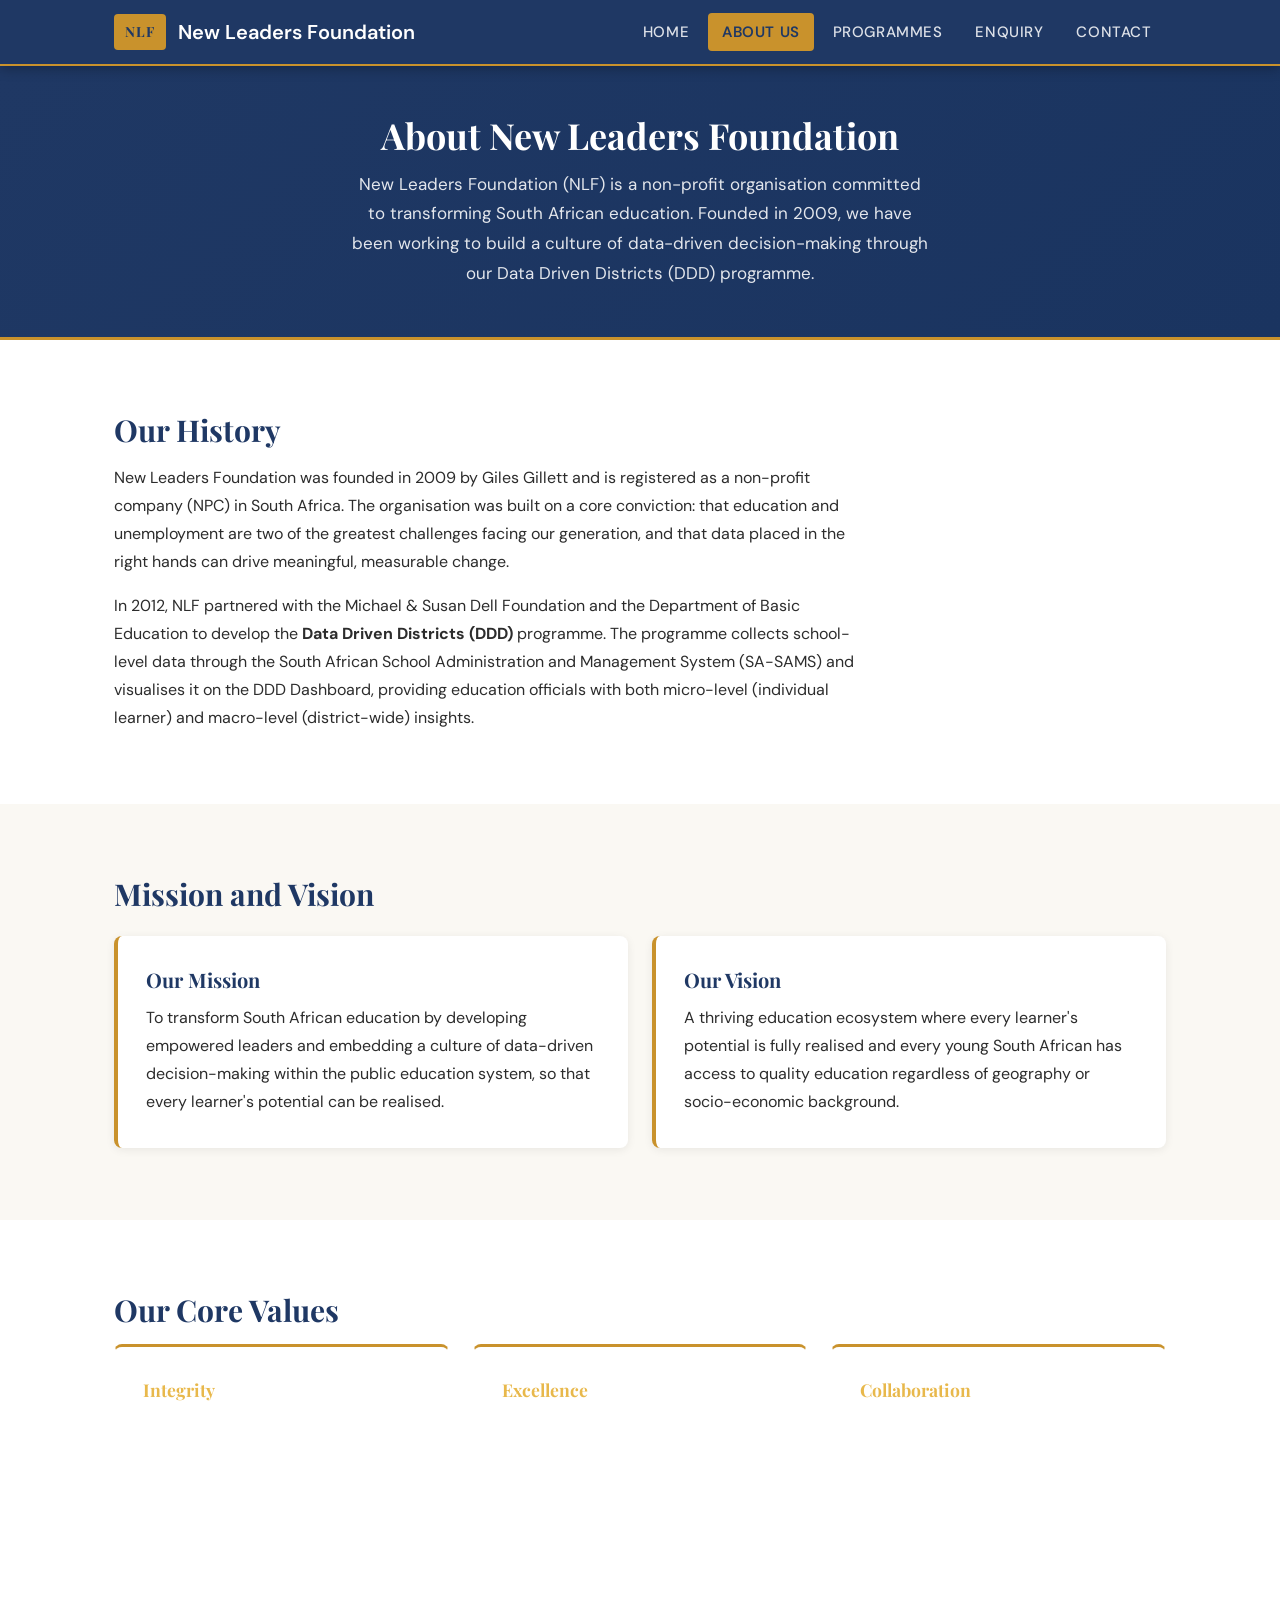
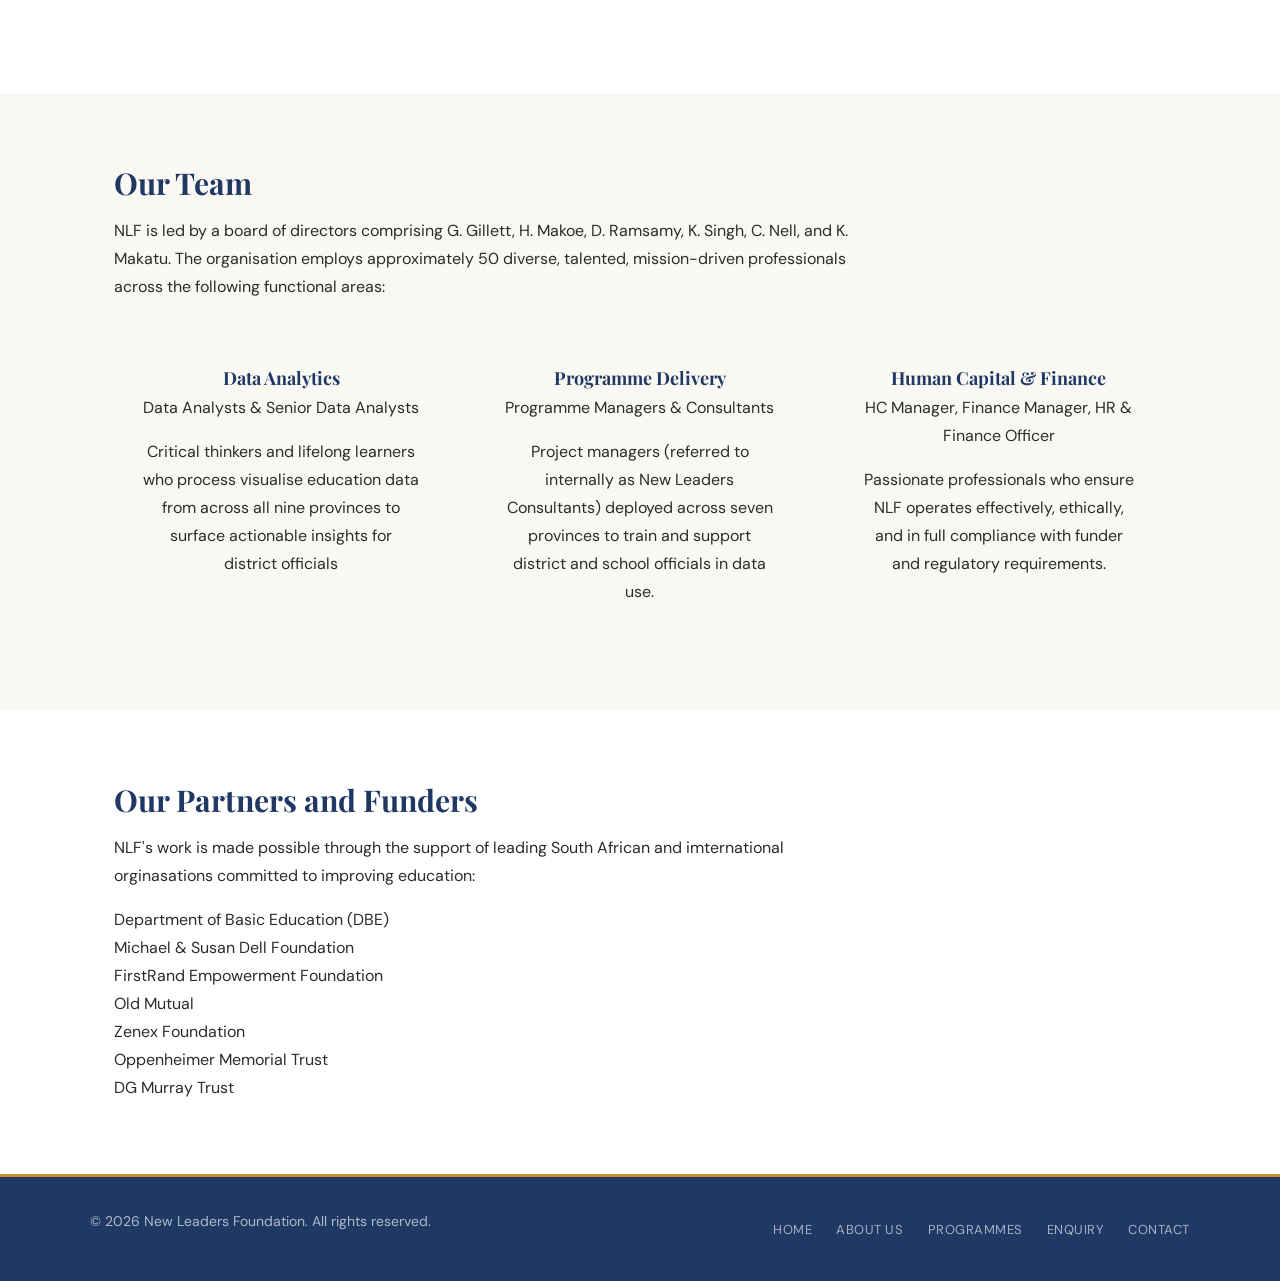
<file: about.html>
<!DOCTYPE html>
<html lang="en">
<head>
    <meta charset="UTF-8">
    <meta name="viewport" content="width=device-width, initial-scale=1.0">
    <meta name="description" content="Learn about the New Leaders Foundation - our history since 2009, our mission, vision, core values, and our partners in education transformation.">
    <meta name="keywords" content="New Leaders Foundation, about NLF, history, mission, vision, values, education NPO, South Africa">
    <meta name="author" content="New Leaders Foundation">


    <title>About Us - New Leaders Foundation</title>
    <link rel="stylesheet" href="css/style.css">
</head>

<body>
    <!--Header is identical on all pages. -->
    <header>
       <div class="header-inner">
            <a href="index.html" class="logo">
                <span class="logo-badge">NLF</span>
                <span class="logo-name">New Leaders Foundation</span>
            </a>

          <button id="hamburger" aria-label="Toggle navigation" aria-expanded="false">☰</button>

            <nav aria-label="Main navigation">
                <ul class="nav-list">
                    <li><a href="index.html">Home</a></li>
                    <li><a href="about.html" class="active">About Us</a></li>
                    <li><a href="services.html">Programmes</a></li>
                    <li><a href="enquiry.html">Enquiry</a></li>
                    <li><a href="contact.html">Contact</a></li>
                </ul>
            </nav>
        </div>
    </header>

    <main>

        <section class="page-banner">
            <h1>About New Leaders Foundation</h1>
            <p>New Leaders Foundation (NLF) is a non-profit organisation committed to transforming South African education.
                 Founded in 2009, we have been working to build a culture of data-driven decision-making through our Data Driven Districts (DDD) programme.</p>
        </section>

        <!-- Content sourced from the About Us page on the NLF website. -->
         <section class="content-section">
          <div class="container">
             <h2>Our History</h2>
             <p>
                New Leaders Foundation was founded in 2009 by Giles Gillett and
              is registered as a non-profit company (NPC) in South Africa. The
              organisation was built on a core conviction: that education and
              unemployment are two of the greatest challenges facing our
              generation, and that data placed in the right hands can drive
              meaningful, measurable change.
            </p>
            <p>
              In 2012, NLF partnered with the Michael & Susan Dell
              Foundation and the Department of Basic Education to develop the
              <strong>Data Driven Districts (DDD)</strong> programme. The
              programme collects school-level data through the South African
              School Administration and Management System (SA-SAMS) and
              visualises it on the DDD Dashboard, providing education officials
              with both micro-level (individual learner) and macro-level
              (district-wide) insights.
            </p>
           </div>
          </section>
          
      <!-- Mission and Vision section. -->
            
             <section class="content-section bg-light">
              <div class="container">
             <h2> Mission and Vision</h2>
                 <div class="mission-grid">
                   <div class="mission-card">
                      <h3>Our Mission</h3>
                      <p>
                        To transform South African education by developing empowered
                        leaders and embedding a culture of data-driven
                        decision-making within the public education system, so that
                        every learner's potential can be realised.
                      </p>
                    </div>
                    <div class="mission-card">
             <!-- Vision card -->
              <h3>Our Vision</h3>
              <p>
                A thriving education ecosystem where every learner's potential
                is fully realised and every young South African has access to
                quality education regardless of geography or socio-economic
                background.
              </p>
            </div>
          </div>
          </div>
      </section>
             <!-- Direct wording taken from NLF About us page. -->
             
             <section class="content-section">
              <div class="container">
          <h2>Our Core Values</h2>
             <div class="values-grid">
               <div class="value-card">
              <h3>Integrity</h3>
              <p>
                "We are honest, open, ethical and fair. Our clients trust us
                to adhere to our word. We are honest about our impact and
                courageously learn from our successes and failures."
              </p>
              </div>
               <div class="value-card">
              <h3>Excellence</h3>
              <p>
                "We strive to excel in everything we do. We consistently push
                our boundaries and measure our delivery. We boldly confront
                uncertainty and armed with passion and entrepreneurial spirit
                we deliver innovative solutions."
              </p>
              </div>
               <div class="value-card">
              <h3>Collaboration</h3>
              <p>
                "We believe that people working together can create greater
                impact than any one individual or organisation can accomplish
                alone. Our dynamic team of talented young South Africans is
                passionate about driving systemic, long-term change."
              </p>
              </div>
            </div>
          </div>

      </section>

 
      <!-- the real roles are sourced from the homepage team listing on newleaders.co.za. -->
      <section class="content-section bg-light">
        <div class="container">
          <h2>Our Team</h2>
          <p>
            NLF is led by a board of directors comprising G. Gillett,
            H. Makoe, D. Ramsamy, K. Singh, C. Nell, and K. Makatu.
            The organisation employs approximately 50 diverse, talented,
            mission-driven professionals across the following functional areas:
          </p>
          <div class="team-grid">
            <div class="team-card">
            <h3>Data Analytics</h3>
            <p class="team role">Data Analysts &amp; Senior Data Analysts</p>
            <p>Critical thinkers and lifelong learners who process 
               visualise education data from across all nine provinces 
               to surface actionable insights for district officials
            </p>
              </div>
              <div class="team-card">
            <h3>Programme Delivery</h3>
            <p class="team role">Programme Managers &amp; Consultants</p>
            <p> Project managers (referred to internally as New Leaders
                Consultants) deployed across seven provinces to train and
                support district and school officials in data use.
              </p>
              </div>
               <div class="team-card">
              <h3>Human Capital &amp; Finance</h3>
              <p class="team role">HC Manager, Finance Manager, HR &amp; Finance Officer</p>
              <p>Passionate professionals who ensure NLF operates effectively,
                ethically, and in full compliance with funder and regulatory
                requirements.
             </p> 
            </div>
          </div>
        </div>
            </section>

               <!-- Partners and Funders section. -->
                <section class="content-section">
                    <div class="container">
                    <h2>Our Partners and Funders</h2>
                    <p>
                        NLF's work is made possible through the support of leading South
                        African and imternational orginasations committed to improving 
                        education:
                    </p>

                    <ul class="partners-list">
                        <li>Department of Basic Education (DBE)</li>
                        <li>Michael & Susan Dell Foundation</li>
                        <li>FirstRand Empowerment Foundation</li>
                        <li>Old Mutual</li>
                        <li>Zenex Foundation</li>
                        <li>Oppenheimer Memorial Trust</li>
                        <li>DG Murray Trust</li>
                    </ul>
                  </div>
                </section>
     </main>

    <footer>
        <div class="footer-inner">
        <p>&copy; 2026 New Leaders Foundation. All rights reserved.</p>
        <nav aria-label="Footer">
            <ul class="footer-nav">
                <li><a href="index.html">Home</a></li>
                <li><a href="about.html">About Us</a></li>
                <li><a href="services.html">Programmes</a></li>
                <li><a href="enquiry.html">Enquiry</a></li>
                <li><a href="contact.html">Contact</a></li>
            </ul>
          </nav>
          </div>
    </footer>

    <script src="js/script.js"></script>
</body>
</html>
</file>
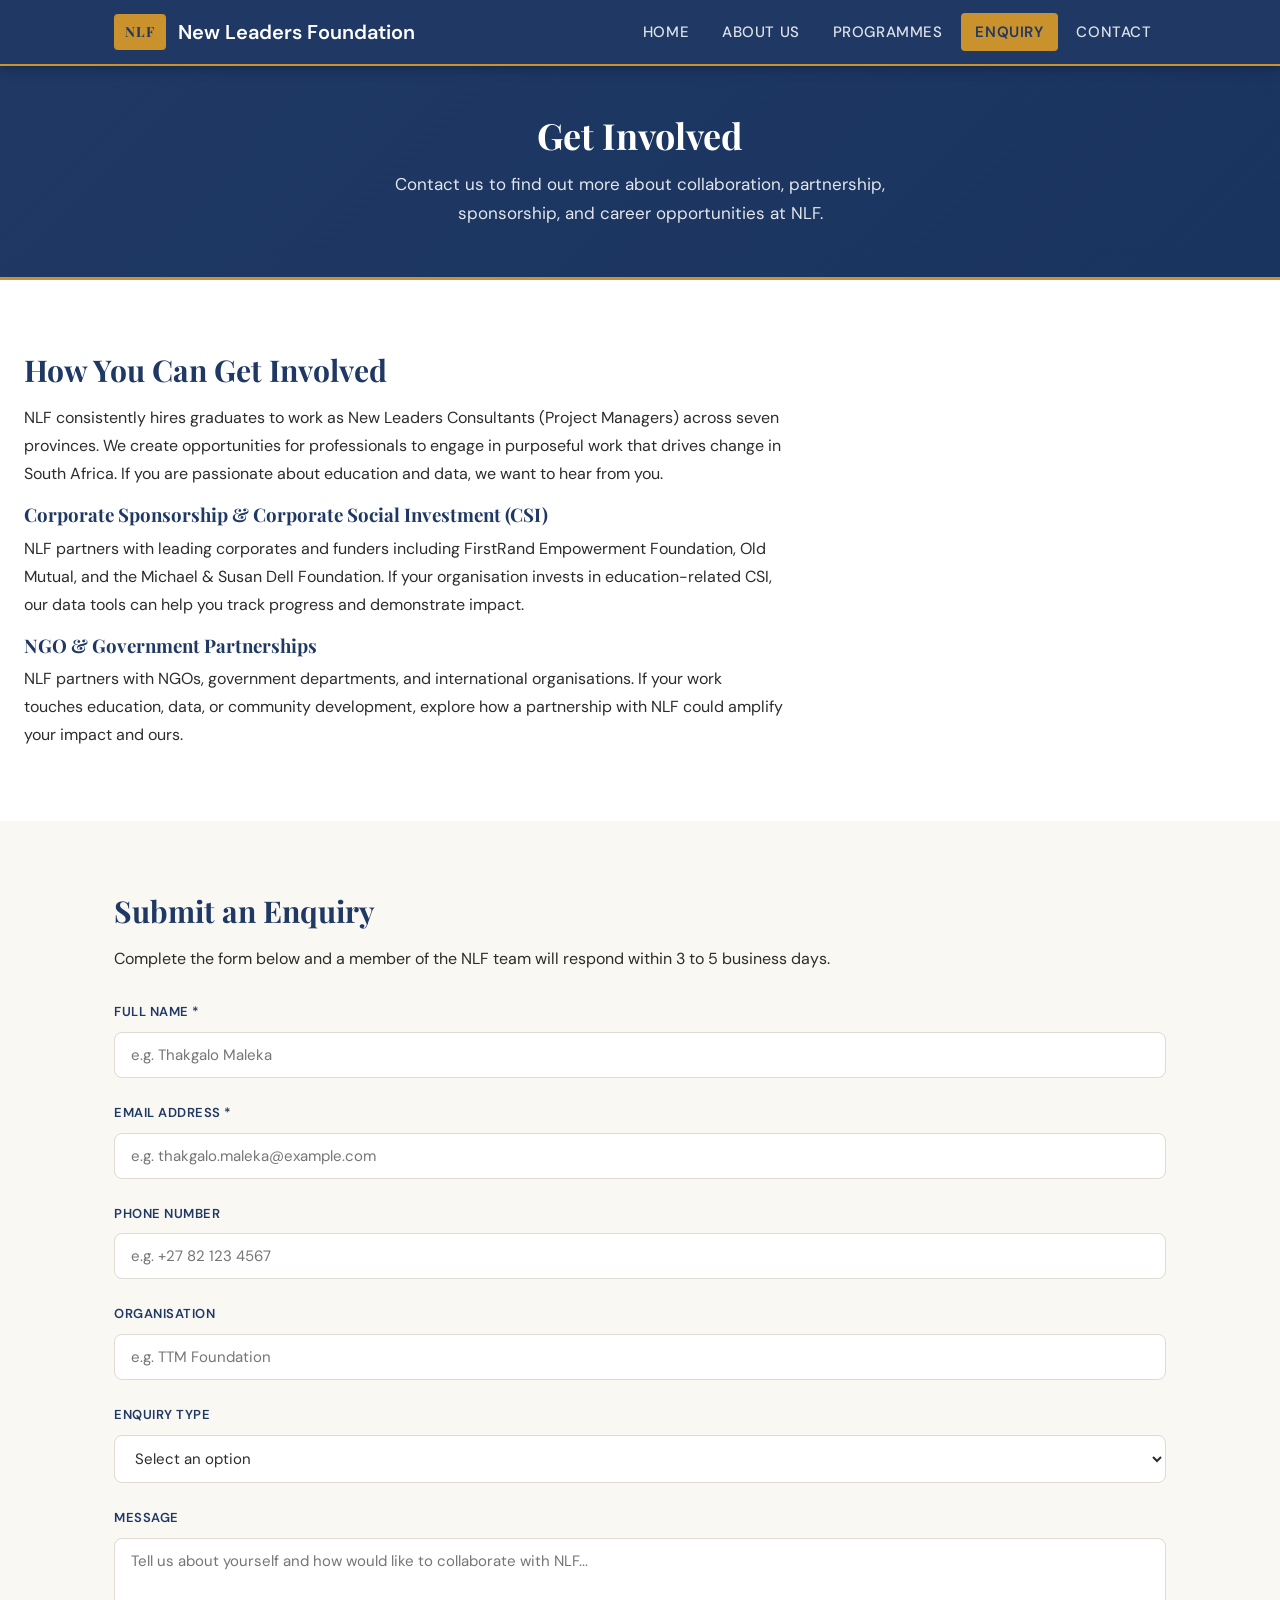
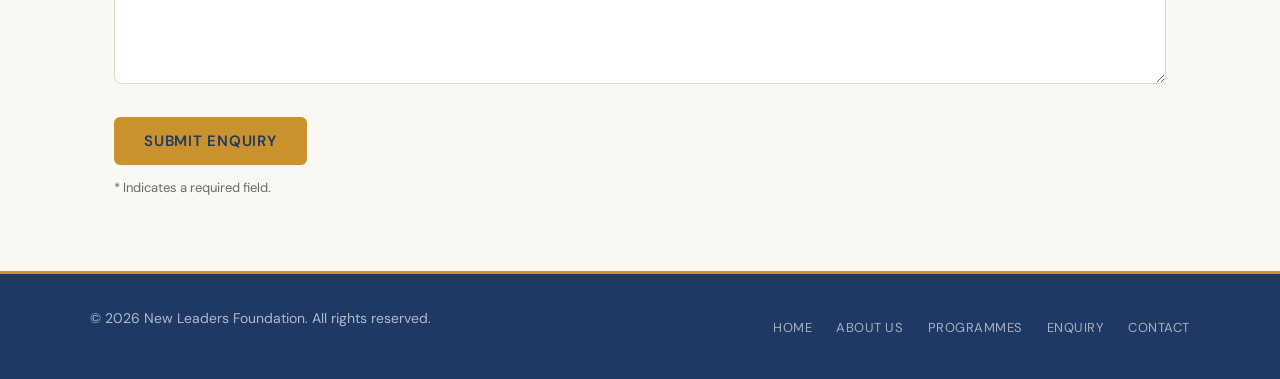
<file: enquiry.html>
<!DOCTYPE html>
<html lang="en">
<head>
    <meta charset="UTF-8">
    <meta name="viewport" content="width=device-width, initial-scale=1.0">
    <meta name="description" content="Enquire about volunteering, becoming a sponsor, or partnering with New Leaders Foundation to help transform South African education.">
    <meta name="keywords" content="NLF enquiry, volunteering, sponsor, partner, CSI, education NPO, New Leaders Foundation">
    <meta name="author" content="New Leaders Foundation">
    <title>Enquiry - New Leaders Foundation</title>
    <link rel="stylesheet" href="css/style.css">
</head>
<body>
    <!--Header is identical on all pages. -->
    <header>
      <div class="header-inner">
        <a href="index.html" class="logo">
            <span class="logo-badge">NLF</span>
            <span class="logo-name">New Leaders Foundation</span>
        </a>

      <button id="hamburger" aria-label="Toggle navigation" aria-expanded="false">☰</button>

        <nav aria-label="Main navigation">
            <ul class="nav-list">
                <li><a href="index.html">Home</a></li>
                <li><a href="about.html">About Us</a></li>
                <li><a href="services.html">Programmes</a></li>
                <li><a href="enquiry.html" class="active">Enquiry</a></li>
                <li><a href="contact.html">Contact</a></li>
            </ul>
        </nav>
        </div>
    </header>

    <main>
        
        <section class="page-banner">
            <h1>Get Involved</h1>
            <p>Contact us to find out more about collaboration, partnership,
            sponsorship, and career opportunities at NLF.</p>
        </section>


        <section class="content-section">
          <div class="contaniner">    
             <h2>How You Can Get Involved</h2>
             <p>NLF consistently hires graduates to work as New Leaders
                Consultants (Project Managers) across seven provinces. We
                create opportunities for professionals to engage in purposeful
                work that drives change in South Africa. If you are passionate
                about education and data, we want to hear from you.
            </p>

            <h3>Corporate Sponsorship &amp; Corporate Social Investment (CSI)</h3>
              <p>NLF partners with leading corporates and funders including 
                FirstRand Empowerment Foundation, Old Mutual, and the 
                Michael &amp; Susan Dell Foundation. If your organisation 
                invests in education-related CSI, our data tools can help 
                you track progress and demonstrate impact.
                </p>


            <h3>NGO &amp; Government Partnerships</h3>

              <p>
                NLF partners with NGOs, government departments, and
                international organisations. If your work touches education,
                data, or community development, explore how a partnership
                with NLF could amplify your impact and ours.
              </p>
             </div>
           </section>


        <section class="content-section bg-light">
            <div class="container">
                <h2>Submit an Enquiry</h2>
                  <p>
                    Complete the form below and a member of the NLF team will 
                    respond within 3 to 5 business days.
                  </p>
              
                  <div class="form-contaniner">
        <form id="enquiry-form" action="#" method="post" class="enquiry-form">
            <!-- Full name -->
              <div class="form-group">
                    <label for="name">Full Name *</label>
                    <input type="text" id="name" name="name" placeholder="e.g. Thakgalo Maleka" required/>
              </div>

             <!-- Email address --> 
               <div class="form-group">
                    <label for="email">Email Address *</label>
                    <input type="email" id="email" name="email" placeholder="e.g. thakgalo.maleka@example.com" required/>
               </div>

            <!-- Phone Number -->
               <div class="form-group">
                    <label for="phone">Phone Number</label>
                    <input type="tel" id="phone" name="phone" placeholder="e.g. +27 82 123 4567"/>
                </div>
           <!-- Organisation -->
                <div class="form-group">
                    <label for="organisation">Organisation</label>
                    <input type="text" id="organisation" name="organisation" placeholder="e.g. TTM Foundation"/>
                </div>

           <!-- Enquiry dropdown -->
                <div class="form-group">
                    <label for="enquiry-type">Enquiry Type </label>
                    <select id="enquiry-type" name="enquiry-type" required>
                        <option value="">Select an option</option>
                        <option value="volunteer">Volunteering</option>
                        <option value="sponsor">Sponsorship/CSI</option>
                        <option value="NGO partner">NGO Partnership</option>
                        <option value="media">Media Enquiry</option>
                        <option value="general">General Enquiry</option>
                    </select>
                </div>


                    <!-- Message -->
                     <div class="form-group">
                    <label for="message">Message </label>
                    <!-- <textarea> allows multiple lines of text -->
                    <textarea id="message" name="message" rows="6" placeholder="Tell us about yourself and how would like to collaborate with NLF..." required></textarea>
                     </div>

               <!-- Submit button -->
                 <button type="submit" class="btn btn-primary">Submit Enquiry</button>
          
               <p class="form-note">* Indicates a required field.</p>
          
          
           </form>
           </div>
           </div>
        </section>
    </main>

    <!-- Footer content -->
    <footer>
      <div class="footer-inner">
        <p>&copy; 2026 New Leaders Foundation. All rights reserved.</p>
        <nav aria-label="Footer">
            <ul class="footer-nav">
                <li><a href="index.html">Home</a></li>
                <li><a href="about.html">About Us</a></li>
                <li><a href="services.html">Programmes</a></li>
                <li><a href="enquiry.html">Enquiry</a></li>
                <li><a href="contact.html">Contact</a></li>
            </ul>
        </nav>
        </div>
    </footer>
    <script src="js/script.js"></script>
</body>
</html>  
</file>
<file: css/style.css>
@import url('https://fonts.googleapis.com/css2?family=Playfair+Display:wght@600;700&family=DM+Sans:wght@400;500;600&display=swap');

/* Root variables for colors and fonts */
:root {
    --navy-color: #1f3864;
    --gold-color: #c9922c;
    --cream-color: #faf8f3;
    --white-color: #ffffff;
    --text: #2c2c2c;
    --muted: #6a6a6a;
    --border-color: #e0dbd2; 
    --font-heading: 'Playfair Display', Georgia, serif;
    --font-body: 'DM Sans', Arial, sans-serif;
    --max-width: 1100px;
    --radius: 8px;
}

/*Reset some default styles */
*, *::before, *::after {
    box-sizing: border-box;
    margin: 0;
    padding: 0;
}

html {scroll-behavior: smooth; }

body {
    font-family: var(--font-body);
    font-size: 1rem;
    color: var(--text);
    background-color: var(--white-color);
    line-height: 1.75;
}

ul, ol { list-style: none; }
img { max-width: 100%; height: auto; display: block; }
a { text-decoration: none; color: inherit; }
p { margin-bottom: 1rem; }
p:last-child { margin-bottom: 0; }

h1, h2, h3, h4, h5, h6 {
    font-family: var(--font-heading);
    color: var(--navy-color);
    margin-bottom: 0.5rem;
    line-height: 1.2;
}

/*Container*/
.container {
    max-width: var(--max-width);
    margin: 0 auto;
    padding: 0 1.5rem;
}

/*Header*/
header {
    background-color: var(--navy-color);
    position: sticky;
    top: 0;
    z-index: 100;
    border-bottom: 2px solid var(--gold-color);
    box-shadow: 0 2px 12px rgba(0, 0, 0, 0.3);
}

.header-inner {
    max-width: var(--max-width);
    margin: 0 auto;
    padding: 0.9rem 1.5rem;
    display: flex;
    align-items: center;
    justify-content: space-between;
    gap: 1rem;
}

.logo { display: flex; align-items: center; gap: 0.75rem; }

.logo-badge {
    background-color: var(--gold-color);
    color: var(--navy-color);
    font-family: var(--font-heading);
    font-size: 0.875rem;
    font-weight: 700;
    padding: 0.35rem 0.7rem;
    border-radius: 4px;
    letter-spacing: 1px;
}

.logo-name { color: var(--white-color); font-size: 1.25rem; font-weight: 600; }

.nav-list { display: flex; gap: 0.25rem; }

.nav-list a {
    color: rgba(255, 255, 255, 0.85);
    font-weight: 500;
    font-size: 0.9375rem;
    letter-spacing: 0.04em;
    text-transform: uppercase;
    padding: 0.55rem 0.9rem;
    border-radius: 4px;
    transition: background-color 0.2s, color 0.2s;
}

.nav-list a:hover {
    background-color: rgba(255, 255, 255, 0.12);
    color: var(--white-color);
}

/*Active state for navigation links*/
.nav-list a:active { background-color: rgba(201, 146, 44, 0.3); }

/*Highlights the current page in the navigation*/
.nav-list a.active {
    background-color: var(--gold-color);
    color: var(--navy-color);
    font-weight: 600;
}

/*Buttons*/
.btn {
    display: inline-block;
    padding: 0.75rem 1.75rem;
    font-family: var(--font-body);
    font-size: 0.9375rem;
    font-weight: 600;
    letter-spacing: 0.05em;
    text-transform: uppercase;
    border: 2px solid transparent;
    border-radius: 6px;
    cursor: pointer;
    transition: transform 0.2s, box-shadow 0.2s, background-color 0.3s, color 0.2s;
}

.btn:hover { transform: translateY(-2px); box-shadow: 0 4px 16px rgba(0, 0, 0, 0.18); }
.btn:active { transform: translateY(0); box-shadow: none; }
.btn:focus-visible { outline: 3px solid var(--gold-color); outline-offset: 3px; }

.btn-primary {background-color: var(--gold-color); color: var(--navy-color); border-color: var(--gold-color); }
.btn-primary:hover { background-color: #e8b84b; border-color: #e8b84b; }

.btn-secondary { background-color: transparent; color: var(--white-color); border-color: rgba(255, 255, 255, 0.7); }
.btn-secondary:hover { background-color: rgba(255, 255, 255, 0.12); border-color: var(--white-color); }

.btn-outline { background-color: transparent; color: var(--navy-color); border-color: var(--navy-color); }
.btn-outline:hover { background-color: var(--navy-color); color: var(--white-color); }

/*Hero Section*/
.hero {
    background: linear-gradient(135deg, var(--navy-color) 0%, #1a3460 100%);
    padding: 6rem 1.5rem 5rem;
    text-align: center;
    color: var(--white-color); 
}

.hero-content { max-width: 760px; margin: 0 auto; }

.hero h1 { font-size: 2.75rem; margin-bottom: 1.25rem; color: var(--white-color); }
.hero p { font-size: 1.125rem; margin-bottom: 2.25rem; color: rgba(255, 255, 255, 0.9); max-width: 640px; margin-left: auto; margin-right: auto; }

.hero-buttons { display: flex; justify-content: center; gap: 1rem; flex-wrap: wrap; }

/* Page banner*/

.page-banner {
    background: linear-gradient(135deg, var(--navy-color) 0%, #1a3460 100%) ;
    padding: 3rem 1.5rem;
    text-align: center;
    color: var(--white-color);
    border-bottom: 3px solid var(--gold-color);
}

.page-banner h1 { font-size: 2.25rem; margin-bottom: 0.75rem; color: var(--white-color); }
.page-banner p { max-width: 580px; margin: 0 auto; color: rgba(255, 255, 255, 0.88); font-size: 1.0625rem; }

/*Content Sections*/
.content-section { padding: 4.5rem 1.5rem; }
.content-section.bg-light { background-color: var(--cream-color); }
.content-section h2 { font-size: 1.875rem; margin-bottom: 1rem; }
.content-section p { max-width: 760px; }

/*Two-column layout*/
.two-col {
    display: flex;
    gap: 3.5rem;
    flex-wrap: wrap;
    align-items: flex-start;
}
.col-text { flex: 1 1 280px; }
.col-image { flex: 1 1 280px; }

.col-image img { border-radius: var(--radius); box-shadow: 0 4px 20px rgba(0, 0, 0, 0.12); width: 100%;  }

/*image placeholder*/
.image-placeholder {
    background-color: var(--cream-color);
    border: 2px dashed var(--border-color);
    border-radius: var(--radius);
    height: 15rem;
    display: flex;
    flex-direction: column;
    align-items: center;
    justify-content: center;
    color: var(--muted);
    font-size: 1.5rem;
    gap: 0.5rem;
    text-align: center;
}

.image-placeholder small { font-size: 0.75rem; font-family: var(--font-body); }

/*Stats*/
.stats { padding: 4.5rem 1.5rem; background-color: var(--cream-color); }
.stats h2 { text-align: center; font-size: 1.875rem; margin-bottom: 2.5rem; }

.stats-grid {
    display: grid;
    grid-template-columns: repeat(auto-fit, minmax(12rem, 1fr));
    gap: 1.5rem;
}

.stat-card {
    background-color: var(--white-color);
    border-top: 1px solid var(--gold-color);
    border-radius: var(--radius);
    padding: 2rem 1.5rem;
    text-align: center;
    box-shadow: 0 2px 10px rgba(0, 0, 0, 0.1);
    display: flex;
    flex-direction: column;
    gap: 0.5rem;
    transition: transform 0.2s, box-shadow 0.2s;
}

.stat-card:hover { transform: translateY(-4px); box-shadow: 0 4px 20px rgba(0, 0, 0, 0.12); }

.stat-number { font-family: var(--font-heading); font-size: 2.5rem; color: var(--navy-color); line-height: 1; font-weight: 700; }
.stat-label { font-size: 0.8125rem; color: var(--muted); text-transform: uppercase; letter-spacing: 0.06em; font-weight: 600; }

/*About summary*/
.about-summary { padding: 4.5rem 1.5rem; background-color: var(--white-color); }
.about-summary h2 { font-size: 1.875rem; margin-bottom: 1rem; }

/*Value section*/
.values-section { padding: 4.5rem 1.5rem; background-color: var(--navy-color); }
.values-section h2 { font-size: 1.875rem; margin-bottom: 2.5rem; color: var(--white-color); text-align: center; }

.values-grid { display: grid; grid-template-columns: repeat(auto-fit, minmax(17rem, 1fr));  gap: 1.5rem; }

.value-card {
    background-color: rgba(255, 255, 255, 0.06);
    border: 1px solid rgba(255, 255, 255, 0.1);
    border-top: 3px solid var(--gold-color);
    border-radius: var(--radius);
    padding: 2rem 1.75rem;
    transition: background-color 0.2s, transform 0.2s;
}

.value-card:hover { background-color: rgba(255, 255, 255, 0.12); transform: translateY(-3px); }
.value-card:active { transform: translateY(0); }
.value-card h3 { font-size: 1.1rem; color: #e8b84b; margin-bottom: 0.75rem; }
.value-card p { font-size: 0.9rem; color: rgba(255, 255, 255, 0.8); font-style: italic; }

/*Awards*/
.awards { padding: 4.5rem 1.5rem; background-color: var(--cream-color); text-align: center; }
.awards h2 { font-size: 1.875rem; margin-bottom: 2rem; }

.award-cards { display: flex; gap: 1.75rem; flex-wrap: wrap; justify-content: center; }

.award-card {
    background-color: var(--white-color);
    border-left: 4px solid var(--gold-color);
    border-radius: var(--radius);
    padding: 1.75rem;
    max-width: 28rem;
    text-align: left;
    box-shadow: 0 2px 10px rgba(0, 0, 0, 0.08);
    transition: box-shadow 0.2s, transform 0.2s;
}

.award-card:hover { box-shadow: 0 6px 24px rgba(0, 0, 0, 0.14); transform: translateY(-3px); }
.award-card img { border-radius: 4px; margin-bottom: 1rem; }
.award-card h3 { font-size: 1.0625rem; color: var(--navy-color); margin-bottom: 0.5rem; }
.award-card p { font-size: 0.875rem; color: var(--muted); }


/*Mission grid*/
.mission-grid { display: grid; grid-template-columns: repeat(auto-fit, minmax(18rem, 1fr)); gap: 1.5rem; margin-top: 1.5rem; }

.mission-card {
    background-color: var(--white-color);
    border-left: 4px solid var(--gold-color);
    border-radius: var(--radius);
    padding: 2rem 1.75rem;
    box-shadow: 0 2px 10px rgba(0, 0, 0, 0.07);
}

.mission-card h3 { font-size: 1.25rem; color: var(--navy-color); margin-bottom: 0.75rem; }

/*Team grid*/
.team-grid { display: grid; grid-template-columns: repeat(auto-fit, minmax(15rem, 1fr)); gap: 1.5rem; margin-top: 2rem; }

.team-card {
    background-color: var(--cream-color);
    border-radius: var(--radius);
    padding: 2rem 1.75rem;
    text-align: center;
    border-top: 3px solid transparent;
    transition: transform 0.2s, box-shadow 0.2s, border-color 0.2s;
}

.team-card:hover { transform: translateY(-4px); box-shadow: 0 6px 20px rgba(0, 0, 0, 0.1); border-top-color: var(--gold-color); }
.team-card:active { transform: translateY(0); }

.team-avatar { font-size: 2.5rem; margin-bottom: 0.75rem; }
.team-card h3 { font-size: 1.125rem; color: var(--navy-color); margin-bottom: 0.25rem; }
.team-role { font-size: 0.8rem; font-weight: 600; color: var(--gold-color); letter-spacing: 0.05em; text-transform: uppercase; margin-bottom: 0.75rem; }

/*Lists*/
.partner-list { list-style: disc; padding-left: 1.5rem; margin-top: 1rem; }
.partner-list li { margin-bottom: 0.5rem; font-size: 0.9375rem; }

.content-list { list-style: disc; padding-left: 1.5rem; margin: 0.75rem 0 1rem; }
.content-list li { margin-bottom: 0.5rem; }

.process-list { list-style: decimal; padding-left: 1.75rem; margin: 1rem 0; }
.process-list li { margin-bottom: 1rem; line-height: 1.7; }

/*Impact grid*/
.impact-grid { display: grid; grid-template-columns: repeat(auto-fit, minmax(14rem, 1fr)); gap: 1.5rem; margin-top: 2rem }

.impact-card {
    background-color: var(--white-color);
    border-top: 4px solid var(--gold-color);
    border-radius: var(--radius);
    padding: 2rem 1.5rem;
    box-shadow: 0 2px 10px rgba(0, 0, 0, 0.07);
    transition: transform 0.2s;
}
.impact-card:hover { transform: translateY(-3px); }
.impact-card h3 { font-size: 1.0625rem; color: var(--navy-color); margin-bottom: 0.5rem; }


/*Forms*/
.form-container { max-width: 680px; }
.enquiry-form { margin-top: 1.75rem; }
.form-group { margin-bottom: 1.5rem; }

.form-group label {
    display: block;
    font-size: 0.8125rem;
    font-weight: 600;
    color: var(--navy-color);
    letter-spacing: 0.04em;
    text-transform: uppercase;
    margin-bottom: 0.5rem;
}

.form-group input,
.form-group select,
.form-group textarea {
    width: 100%;
    padding: 0.75rem 1rem;
    border: 1.5px solid var(--border-color);
    font-size: 0.9375rem;
    font-family: var(--font-body);
    color: var(--text);
    background-color: var(--white-color);
    border-radius: var(--radius);
    transition: border-color 0.2s, box-shadow 0.2s;
}

.form-group input:hover,
.form-group select:hover,
.form-group textarea:hover { border-color: #aaaaaa; }

.form-group input:focus,
.form-group select:focus,
.form-group textarea:focus {
    border-color: var(--gold-color);
    box-shadow: 0 0 0 3px rgba(201, 146, 44, 0.2);
    outline: none;
 }

 .form-group input:active,
 .form-group select:active,
 .form-group textarea:active { box-shadow: inset 0 1px 4px rgba(0, 0, 0, 0.1); }

 .required { color: #c0392b; }
 .form-note { font-size: 0.8125rem; color: var(--muted); margin-top: 0.75rem; }

 /*Office locations*/
.office-grid { display: grid; grid-template-columns: repeat(auto-fit, minmax(17rem, 1fr)); gap: 1.75rem; margin-top: 1.75rem; }

.office-card {
    background-color: var(--cream-color);
    border-left: 4px solid var(--gold-color);
    border-radius: var(--radius);
    padding: 2rem 1.75rem;
    transition: box-shadow 0.2s;
}

.office-card:hover { box-shadow: 0 4px 20px rgba(0, 0, 0, 0.1); }
.office-card h3 { font-size: 1.125rem; color: var(--navy-color); margin-bottom: 0.75rem; font-weight: 700; }
 
address { font-style: normal; line-height: 1.8; font-size: 0.9375rem; margin-bottom: 1rem; }
.contact-details { list-style: none; }
.contact-details li { margin-bottom: 0.5rem; font-size: 0.9375rem; }
.contact-details a { color: var(--navy-color); text-decoration: underline; transition: color 0.2s; }
.contact-details a:hover { color: var(--gold-color); }

/*Map placeholders*/
.maps-grid { display: grid; grid-template-columns: repeat(auto-fit, minmax(17rem, 1fr)); gap: 1.75rem; margin-top: 1.75rem; }

.map-placeholder {
    background-color: var(--cream-color);
    border: 2px dashed var(--border-color);
    border-radius: var(--radius);
    min-height: 12rem;
    display: flex;
    flex-direction: column;
    align-items: center;
    justify-content: center;
    color: var(--muted);
    font-size: 1.1rem;
    gap: 0.5rem;
    text-align: center;
    padding: 1.5rem;
}

.map-placeholder span { font-size: 2rem; }
.map-placeholder strong { color: var(--navy-color); font-size: 0.9375rem; }
.map-placeholder small { font-size: 0.8125rem; display: block; }
.map-placeholder a { font-size: 0.875rem; color: var(--gold-color); text-decoration: underline; margin-top: 0.5rem; }
.map-placeholder a:hover { color: var(--navy-color); }

/*Footer*/
footer {
    background-color: var(--navy-color);
    padding: 2rem 1.5rem;
    border-top: 3px solid var(--gold-color);
}

.footer-inner {
    max-width: var(--max-width);
    margin: 0 auto;
    display: flex;
    align-items: center;
    justify-content: space-between;
    flex-wrap: wrap;
    gap: 1rem;
    color: rgba( 255, 255, 255, 0.65);
}

.footer-inner p { font-size: 0.875rem; }

.footer-nav { display: flex; gap: 1.5rem; flex-wrap: wrap; }

.footer-nav a {
    font-size: 0.8125rem;
    color: rgba(255,255,255,0.6);
    letter-spacing: 0.04em;
    text-transform: uppercase;
    transition: color 0.2s;
}

.footer-nav a:hover { color: #e8b84b; }
.footer-nav a:active { color: var(--gold-color); }

/*Responsive design
 Breakpoints: Phone:520px, Tablet: 900px*/
@media (max-width: 900px) {

/*Layout*/

.two-col { flex-direction: column; gap: 2rem; }
.col-text, .col-image { flex: 1 1 100%; }
.stats-grid { grid-template-columns: repeat(2, 1fr); }
.values-grid { grid-template-columns: repeat(2, 1fr); }
.team-grid { grid-template-columns: repeat(2, 1fr); }

.content-section, .stats, .values-section, .awards, .about-summary { padding: 3rem 1.5rem; }

/*Typography*/
.hero h1 { font-size: 2.125rem; }
.hero { padding: 4.5rem 1.5rem 3.5rem; }
.page-banner h1 { font-size: 1.875rem; }
.content-section h2, .stats h2, .values-section h2, .awards h2 { font-size: 1.625rem; }
.stat-number { font-size: 2.125rem; }

/*Navigation*/
.nav-list a { font-size: 0.8125rem; padding: 0.5rem 0.7rem; }
.logo-name { font-size: 1rem; }

/*Images*/
img { max-width: 100%; width: 100%; height: auto; }
 .img-placeholder { height: 13rem; }
 .map-placeholder { height: 10rem; }
}

/*Phone*/
@media (max-width: 520px) {

 /* Layout */
    .header-inner { flex-direction: column; align-items: flex-start; gap: 0.5rem; }
    .nav-list { width: 100%; flex-wrap: wrap; padding-bottom: 0.5rem; }
    .stats-grid, .values-grid, .team-grid, .mission-grid,
    .impact-grid, .options-grid, .office-grid, .maps-grid { grid-template-columns: 1fr; }
    .award-cards { flex-direction: column; }
    .award-card { max-width: 100%; }
    .hero-buttons { flex-direction: column; align-items: center; }
    .hero-buttons .btn { width: 100%; max-width: 18rem; text-align: center; }
    .content-section, .stats, .values-section, .awards, .about-summary { padding: 2.5rem 1rem; }
    .footer-inner { flex-direction: column; align-items: center; text-align: center; }
    .footer-nav   { justify-content: center; gap: 1rem; }
    .container    { padding: 0 1rem; }

    /* Typography */
    .hero h1 { font-size: 1.75rem; }
    .hero p  { font-size: 1rem; }
    .hero    { padding: 3rem 1rem 2.5rem; }
    .page-banner h1 { font-size: 1.625rem; }
    .page-banner    { padding: 2.5rem 1rem; }
    .content-section h2, .stats h2, .values-section h2, .awards h2 { font-size: 1.375rem; }
    body { font-size: 0.9375rem; }
    .stat-number { font-size: 1.875rem; }

    /* Navigation */
    .nav-list a { font-size: 0.7rem; padding: 0.45rem 0.65rem; }

    /* Images */
    img { max-width: 100%; width: 100%; height: auto; object-fit: cover; }
    .img-placeholder { height: 10rem; }
    .map-placeholder { height: 9rem; }

    /* Forms*/
    .form-group input,
    .form-group select,
    .form-group textarea { font-size: 1rem; padding: 0.7rem 0.75rem; }
}
/*Part 3 - JavaScript & Interactive Additions*/

/* About content section (about.html top banner) */
.about-content {
    background: linear-gradient(135deg, var(--navy-color) 0%, #1a3460 100%);
    padding: 3rem 1.5rem;
    text-align: center;
    border-bottom: 3px solid var(--gold-color);
}
.about-content h1 { font-size: 2.25rem; color: var(--white-color); }
.about-content p  { color: rgba(255,255,255,0.88); max-width: 640px; margin: 0.5rem auto 0; }

/* Options grid (referenced in media queries but was missing) */
.options-grid { display: grid; grid-template-columns: repeat(auto-fit, minmax(15rem, 1fr)); gap: 1.5rem; margin-top: 1.5rem; }
.option-card  { background-color: var(--cream-color); border-top: 3px solid var(--gold-color); border-radius: var(--radius); padding: 2rem 1.75rem; transition: transform 0.2s; }
.option-card:hover { transform: translateY(-3px); }
.option-card h3 { font-size: 1.1rem; color: var(--navy-color); margin-bottom: 0.75rem; }

/* Scroll fade-in */
.fade-in { opacity: 0; transform: translateY(22px); transition: opacity 0.55s ease, transform 0.55s ease; }
.fade-in.visible { opacity: 1; transform: translateY(0); }

/* Mobile Navigation Trigger hidden on desktops */
#hamburger {
    display: none;
    background: none;
    border: none;
    color: var(--navy-color);
    font-size: 1.75rem;
    cursor: pointer;
    padding: 0.5rem;
}

/* Back to Top Button Fixed Placement Styles */
#back-to-top {
    position: fixed;
    bottom: 2rem;
    right: 2rem;
    background: var(--gold-color);
    color: var(--white-color);
    border: none;
    width: 3rem;
    height: 3rem;
    border-radius: 50%;
    font-size: 1.25rem;
    font-weight: bold;
    cursor: pointer;
    opacity: 0;
    visibility: hidden;
    transition: all 0.3s ease;
    box-shadow: 0 4px 10px rgba(0, 0, 0, 0.15);
    z-index: 99;
}
#back-to-top.visible {
    opacity: 1;
    visibility: visible;
}
#back-to-top:hover {
    background: var(--navy-color);
    transform: translateY(-3px);
}

.lightbox-overlay {
    display: none;
    position: fixed;
    top: 0;
    left: 0;
    width: 100%;
    height: 100%;
    background: rgba(0, 0, 0, 0.85);
    z-index: 2000;
    align-items: center;
    justify-content: center;
}
.lightbox-overlay.active {
    display: flex;
}
#lightbox-img {
    max-width: 85%;
    max-height: 80%;
    border: 5px solid var(--white-color);
    border-radius: var(--radius);
    box-shadow: 0 10px 25px rgba(0, 0, 0, 0.5);
}
#lightbox-close {
    position: absolute;
    top: 2rem;
    right: 2.5rem;
    color: var(--white-color);
    font-size: 3rem;
    cursor: pointer;
    transition: color 0.2s;
}
#lightbox-close:hover {
    color: var(--gold-color);
}

.accordion {
    margin-top: 1.5rem;
    border-top: 1px solid var(--border-color);
}
.accordion-item {
    border-bottom: 1px solid var(--border-color);
}
.accordion-header {
    width: 100%;
    background: none;
    border: none;
    text-align: left;
    padding: 1.25rem 1rem;
    font-family: var(--font-heading);
    font-size: 1.15rem;
    color: var(--navy-color);
    font-weight: 600;
    cursor: pointer;
    display: flex;
    justify-content: space-between;
    align-items: center;
    transition: background 0.2s;
}
.accordion-header:hover {
    background: var(--cream-color);
}
.accordion-header::after {
    content: '➔';
    font-size: 0.9rem;
    color: var(--gold-color);
    transition: transform 0.3s;
}
.accordion-item.open .accordion-header::after {
    transform: rotate(90deg);
}
.accordion-body {
    max-height: 0;
    overflow: hidden;
    transition: max-height 0.3s ease-out;
    background: var(--white-color);
}
.accordion-content {
    padding: 0 1rem 1.25rem 1rem;
    font-family: var(--font-body);
    color: var(--text);
}

/* Search bar (services page) */
.search-bar { display: flex; align-items: center; gap: 0.75rem; margin-bottom: 2rem; }
.search-bar label { font-size: 0.875rem; font-weight: 600; color: var(--navy-color); white-space: nowrap; }
.search-bar input {
    flex: 1;
    padding: 0.75rem 1rem;
    border: 1.5px solid var(--border-color);
    border-radius: var(--radius);
    font-size: 0.9375rem;
    font-family: var(--font-body);
    color: var(--text);
    background-color: var(--white-color);
    transition: border-color 0.2s, box-shadow 0.2s;
}
.search-bar input:focus { outline: none; border-color: var(--gold-color); box-shadow: 0 0 0 3px rgba(201, 146, 44, 0.2); }
.no-results { display: none; color: var(--muted); font-style: italic; margin-top: 1rem; }

/* Leaflet map container */
#nlf-map { height: 420px; border-radius: var(--radius); box-shadow: 0 4px 20px rgba(0, 0, 0, 0.12); margin-top: 1.75rem; }

/* Input Error Messaging Layout Items Hooks */
.input-error {
    border-color: #d9534f !important;
    background-color: #fff8f8;
}
.error-msg {
    color: #d9534f;
    font-size: 0.85rem;
    display: block;
    margin-top: 4px;
    font-weight: 500;
}
.form-success {
    background-color: #dff0d8;
    border: 1px solid #d6e9c6;
    color: #3c763d;
    padding: 15px;
    border-radius: var(--radius);
    margin-bottom: 20px;
    font-weight: 500;
}

/* Tablet Responsive Hamburg Overlay Shifts Breakpoint adjustments */
@media (max-width: 900px) {
    #hamburger { display: block; }
    .nav-list {
        display: none;
        flex-direction: column;
        position: absolute;
        top: 100%;
        left: 0;
        width: 100%;
        background: var(--white-color);
        border-bottom: 3px solid var(--gold-color);
        padding: 1rem 0;
        box-shadow: 0 10px 15px rgba(0, 0, 0, 0.05);
        z-index: 999;
    }
    .nav-list.nav-open { display: flex; }
    .nav-list li { margin: 0; text-align: center; width: 100%; }
    .nav-list a { display: block; padding: 0.75rem 0; }
    .header-inner { position: relative; }
}

@media (max-width: 520px) {
    #back-to-top { bottom: 1.25rem; right: 1.25rem; width: 2.5rem; height: 2.5rem; font-size: 1rem; }
    #nlf-map { height: 280px; }
    .search-bar { flex-direction: column; align-items: stretch; }
    .search-bar label { white-space: normal; }
}
</file>
